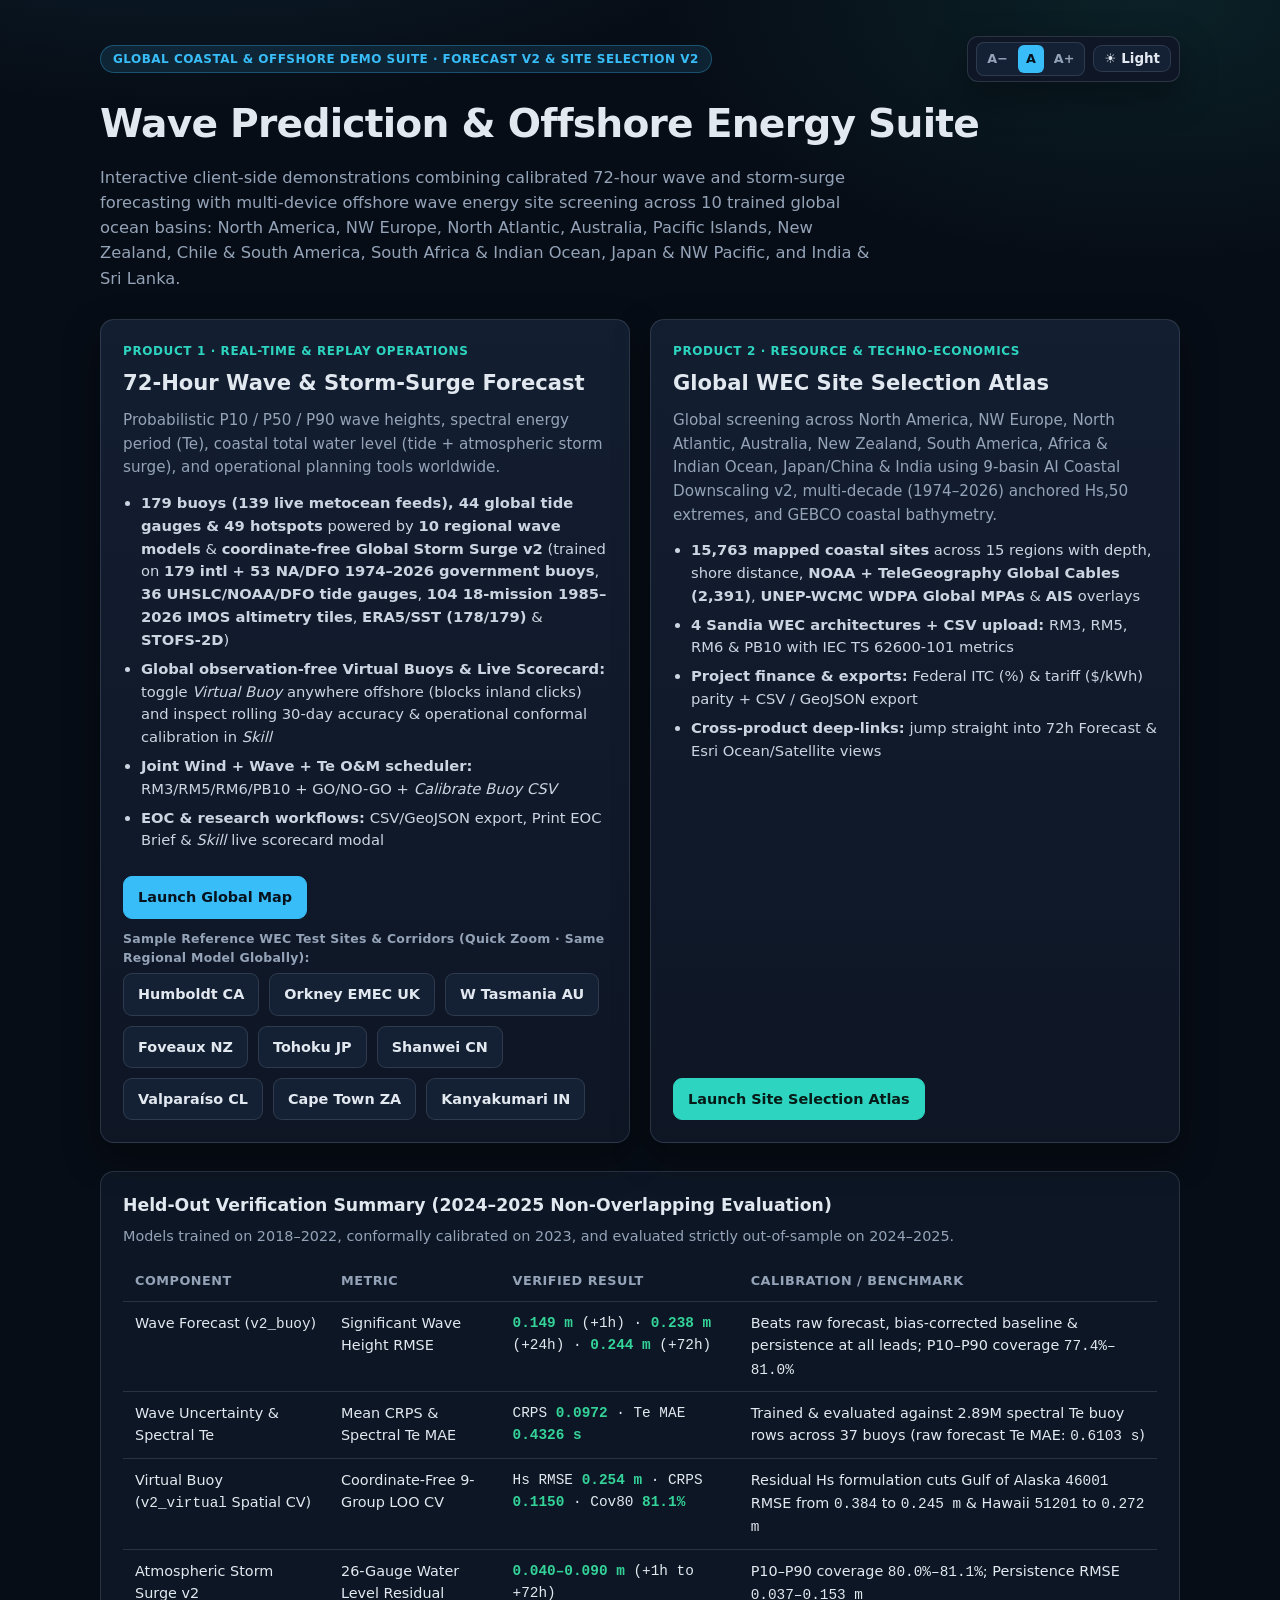
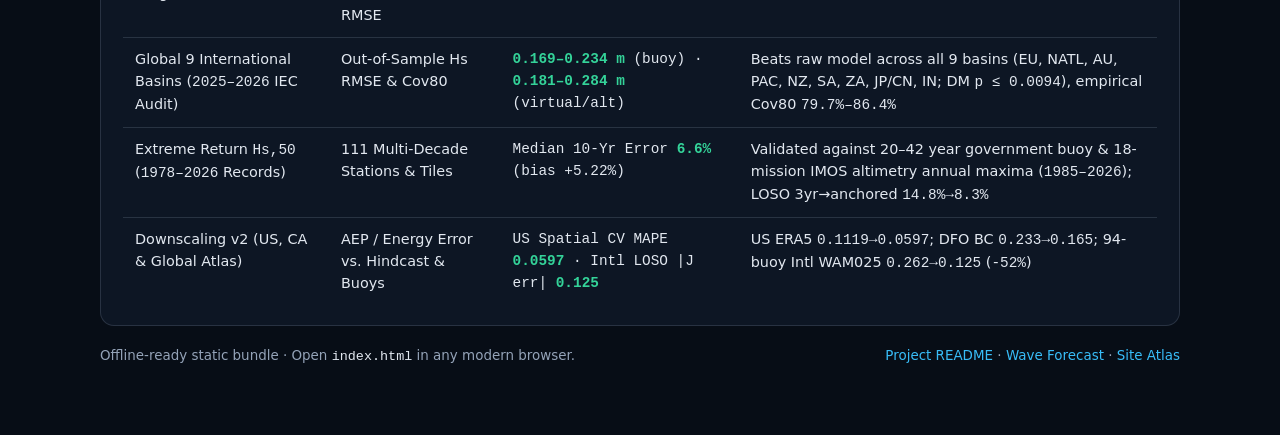
<file: index.html>
<!DOCTYPE html>
<html lang="en">
<head>
  <meta charset="UTF-8">
  <meta name="viewport" content="width=device-width, initial-scale=1.0">
  <title>Wave Prediction &amp; Offshore Energy Suite — North America</title>
  <style>
    :root {
      --bg: #070d16;
      --surface: #0f1726;
      --surface-2: #142033;
      --border: rgba(148, 163, 184, 0.2);
      --ink: #e2e8f0;
      --muted: #94a3b8;
      --accent: #38bdf8;
      --teal: #2dd4bf;
      --good: #34d399;
      --amber: #facc15;
      --card-bg: linear-gradient(180deg, rgba(20, 32, 51, 0.92), rgba(15, 23, 38, 0.96));
      --card-shadow: 0 14px 36px rgba(0, 0, 0, 0.35);
      --panel-bg: rgba(15, 23, 38, 0.92);
      --list-ink: #cbd5e1;
      --pri-ink: #06131f;
      --teal-ink: #061b18;
    }
    :root[data-theme="light"] {
      --bg: #f4f7fa;
      --surface: #ffffff;
      --surface-2: #edf2f7;
      --border: rgba(15, 23, 42, 0.14);
      --ink: #0f172a;
      --muted: #475569;
      --accent: #0284c7;
      --teal: #0d9488;
      --good: #059669;
      --card-bg: linear-gradient(180deg, #ffffff, #f8fafc);
      --card-shadow: 0 10px 28px rgba(15, 23, 42, 0.08);
      --panel-bg: #ffffff;
      --list-ink: #334155;
      --pri-ink: #ffffff;
      --teal-ink: #ffffff;
    }
    * { box-sizing: border-box; }
    html { font-size: 16px; }
    html[data-font="sm"] { font-size: 14px; }
    html[data-font="lg"] { font-size: 18px; }
    body {
      margin: 0;
      min-height: 100vh;
      font-family: system-ui, -apple-system, "Segoe UI", Roboto, sans-serif;
      background:
        radial-gradient(1100px 520px at 15% -10%, rgba(56, 189, 248, 0.14), transparent 60%),
        radial-gradient(900px 480px at 90% 0%, rgba(45, 212, 191, 0.10), transparent 55%),
        var(--bg);
      color: var(--ink);
      line-height: 1.55;
      padding: 36px 20px 56px;
    }
    .wrap { max-width: 1080px; margin: 0 auto; }
    .hero { margin-bottom: 28px; }
    .hero-top {
      display: flex;
      justify-content: space-between;
      align-items: center;
      gap: 12px;
      flex-wrap: wrap;
      margin-bottom: 12px;
    }
    .pref-bar {
      display: inline-flex;
      align-items: center;
      gap: 8px;
      padding: 5px 8px;
      border-radius: 11px;
      border: 1px solid var(--border);
      background: var(--surface);
      box-shadow: var(--card-shadow);
    }
    .font-grp {
      display: inline-flex;
      background: var(--surface-2);
      border: 1px solid var(--border);
      border-radius: 8px;
      padding: 2px;
      gap: 2px;
    }
    .fbtn {
      border: 0;
      background: none;
      color: var(--muted);
      padding: 4px 8px;
      border-radius: 6px;
      font: inherit;
      font-size: 0.8rem;
      font-weight: 700;
      cursor: pointer;
    }
    .fbtn:hover { color: var(--ink); }
    .fbtn.active { background: var(--accent); color: var(--pri-ink); }
    .badge {
      display: inline-block;
      font-size: 0.75rem;
      font-weight: 600;
      letter-spacing: 0.04em;
      text-transform: uppercase;
      color: var(--accent);
      background: rgba(56, 189, 248, 0.12);
      border: 1px solid rgba(56, 189, 248, 0.3);
      border-radius: 999px;
      padding: 4px 12px;
    }
    h1 {
      margin: 0 0 10px;
      font-size: clamp(1.7rem, 3.2vw, 2.45rem);
      font-weight: 700;
      letter-spacing: -0.02em;
    }
    .lead {
      margin: 0;
      max-width: 780px;
      color: var(--muted);
      font-size: 1.02rem;
    }
    .grid {
      display: grid;
      grid-template-columns: repeat(auto-fit, minmax(320px, 1fr));
      gap: 20px;
      margin: 26px 0 28px;
    }
    .card {
      background: var(--card-bg);
      border: 1px solid var(--border);
      border-radius: 14px;
      padding: 22px;
      display: flex;
      flex-direction: column;
      justify-content: space-between;
      box-shadow: var(--card-shadow);
    }
    .card-kicker {
      font-size: 12px;
      font-weight: 600;
      text-transform: uppercase;
      letter-spacing: 0.05em;
      color: var(--teal);
      margin-bottom: 6px;
    }
    .card h2 {
      margin: 0 0 10px;
      font-size: 1.32rem;
    }
    .card p {
      margin: 0 0 12px;
      color: var(--muted);
      font-size: 0.95rem;
    }
    .card ul {
      margin: 0 0 18px;
      padding-left: 18px;
      color: var(--list-ink);
      font-size: 0.92rem;
    }
    .card li + li { margin-top: 6px; }
    .actions {
      display: flex;
      flex-wrap: wrap;
      gap: 10px;
      margin-top: 6px;
    }
    .btn {
      display: inline-flex;
      align-items: center;
      gap: 6px;
      text-decoration: none;
      font-size: 0.9rem;
      font-weight: 600;
      padding: 9px 14px;
      border-radius: 9px;
      border: 1px solid var(--border);
      color: var(--ink);
      background: var(--surface-2);
      transition: border-color 0.15s ease, transform 0.15s ease;
    }
    .btn:hover { border-color: var(--accent); transform: translateY(-1px); }
    .btn.primary {
      background: var(--accent);
      color: var(--pri-ink);
      border-color: var(--accent);
    }
    .btn.teal {
      background: var(--teal);
      color: var(--teal-ink);
      border-color: var(--teal);
    }
    button.btn { cursor: pointer; font-family: inherit; }
    .panel {
      background: var(--panel-bg);
      border: 1px solid var(--border);
      border-radius: 14px;
      padding: 20px 22px;
    }
    .panel h3 {
      margin: 0 0 6px;
      font-size: 1.08rem;
    }
    .panel .sub {
      margin: 0 0 14px;
      color: var(--muted);
      font-size: 0.9rem;
    }
    .table-wrap { overflow-x: auto; }
    table {
      width: 100%;
      border-collapse: collapse;
      font-size: 0.9rem;
    }
    th, td {
      text-align: left;
      padding: 10px 12px;
      border-bottom: 1px solid var(--border);
      vertical-align: top;
    }
    th {
      color: var(--muted);
      font-size: 0.8rem;
      text-transform: uppercase;
      letter-spacing: 0.04em;
    }
    tr:last-child td { border-bottom: none; }
    .mono {
      font-family: ui-monospace, "SFMono-Regular", Menlo, Consolas, monospace;
      color: var(--ink);
    }
    .ok { color: var(--good); font-weight: 600; }
    footer {
      margin-top: 20px;
      color: var(--muted);
      font-size: 0.84rem;
      display: flex;
      flex-wrap: wrap;
      justify-content: space-between;
      gap: 10px;
    }
    footer a { color: var(--accent); text-decoration: none; }
    footer a:hover { text-decoration: underline; }
  </style>
</head>
<body>
  <main class="wrap">
    <header class="hero">
      <div class="hero-top">
        <div class="badge">Global Coastal &amp; Offshore Demo Suite · Forecast v2 &amp; Site Selection v2</div>
        <div class="pref-bar" id="prefBar" aria-label="Display preferences">
          <div class="font-grp" role="group" aria-label="Font size">
            <button class="fbtn" type="button" data-font="sm" title="Compact text">A−</button>
            <button class="fbtn active" type="button" data-font="md" title="Default text">A</button>
            <button class="fbtn" type="button" data-font="lg" title="Large text">A+</button>
          </div>
          <button class="btn" id="themeBtn" type="button" style="padding:5px 10px;font-size:0.84rem" title="Toggle light / dark mode">☀ Light</button>
        </div>
      </div>
      <h1>Wave Prediction &amp; Offshore Energy Suite</h1>
      <p class="lead">
        Interactive client-side demonstrations combining calibrated 72-hour wave and storm-surge forecasting
        with multi-device offshore wave energy site screening across 10 trained global ocean basins: North America, NW Europe, North Atlantic, Australia, Pacific Islands, New Zealand, Chile &amp; South America, South Africa &amp; Indian Ocean, Japan &amp; NW Pacific, and India &amp; Sri Lanka.
      </p>
    </header>

    <section class="grid">
      <article class="card">
        <div>
          <div class="card-kicker">Product 1 · Real-Time &amp; Replay Operations</div>
          <h2>72-Hour Wave &amp; Storm-Surge Forecast</h2>
          <p>
            Probabilistic P10 / P50 / P90 wave heights, spectral energy period (Te), coastal total water level
            (tide + atmospheric storm surge), and operational planning tools worldwide.
          </p>
          <ul>
            <li><strong>179 buoys (139 live metocean feeds), 44 global tide gauges &amp; 49 hotspots</strong> powered by <strong>10 regional wave models</strong> &amp; <strong>coordinate-free Global Storm Surge v2</strong> (trained on <strong>179 intl + 53 NA/DFO 1974–2026 government buoys</strong>, <strong>36 UHSLC/NOAA/DFO tide gauges</strong>, <strong>104 18-mission 1985–2026 IMOS altimetry tiles</strong>, <strong>ERA5/SST (178/179)</strong> &amp; <strong>STOFS-2D</strong>)</li>
            <li><strong>Global observation-free Virtual Buoys &amp; Live Scorecard:</strong> toggle <em>Virtual Buoy</em> anywhere offshore (blocks inland clicks) and inspect rolling 30-day accuracy &amp; operational conformal calibration in <em>Skill</em></li>
            <li><strong>Joint Wind + Wave + Te O&amp;M scheduler:</strong> RM3/RM5/RM6/PB10 + GO/NO-GO + <em>Calibrate Buoy CSV</em></li>
            <li><strong>EOC &amp; research workflows:</strong> CSV/GeoJSON export, Print EOC Brief &amp; <em>Skill</em> live scorecard modal</li>
          </ul>
        </div>
        <div class="actions">
          <a class="btn primary" href="ocean-wave-demo/index.html">Launch Global Map</a>
        </div>
        <div style="margin-top:10px;font-size:0.78rem;color:var(--muted);font-weight:600;letter-spacing:0.02em">Sample Reference WEC Test Sites &amp; Corridors (Quick Zoom · Same Regional Model Globally):</div>
        <div class="actions" style="margin-top:6px">
          <a class="btn" href="ocean-wave-demo/index.html#40.84,-124.27">Humboldt CA</a>
          <a class="btn" href="ocean-wave-demo/index.html#58.97,-3.40">Orkney EMEC UK</a>
          <a class="btn" href="ocean-wave-demo/index.html#-41.50,144.45">W Tasmania AU</a>
          <a class="btn" href="ocean-wave-demo/index.html#-46.50,167.80">Foveaux NZ</a>
          <a class="btn" href="ocean-wave-demo/index.html#39.25,142.20">Tohoku JP</a>
          <a class="btn" href="ocean-wave-demo/index.html#22.60,115.65">Shanwei CN</a>
          <a class="btn" href="ocean-wave-demo/index.html#-33.05,-71.95">Valparaíso CL</a>
          <a class="btn" href="ocean-wave-demo/index.html#-34.38,18.25">Cape Town ZA</a>
          <a class="btn" href="ocean-wave-demo/index.html#7.80,77.45">Kanyakumari IN</a>
        </div>
      </article>

      <article class="card">
        <div>
          <div class="card-kicker">Product 2 · Resource &amp; Techno-Economics</div>
          <h2>Global WEC Site Selection Atlas</h2>
          <p>
            Global screening across North America, NW Europe, North Atlantic, Australia, New Zealand, South America, Africa &amp; Indian Ocean, Japan/China &amp; India using 9-basin AI Coastal Downscaling v2,
            multi-decade (1974–2026) anchored Hs,50 extremes, and GEBCO coastal bathymetry.
          </p>
          <ul>
            <li><strong>15,763 mapped coastal sites</strong> across 15 regions with depth, shore distance, <strong>NOAA + TeleGeography Global Cables (2,391)</strong>, <strong>UNEP-WCMC WDPA Global MPAs</strong> &amp; <strong>AIS</strong> overlays</li>
            <li><strong>4 Sandia WEC architectures + CSV upload:</strong> RM3, RM5, RM6 &amp; PB10 with IEC TS 62600-101 metrics</li>
            <li><strong>Project finance &amp; exports:</strong> Federal ITC (%) &amp; tariff ($/kWh) parity + CSV / GeoJSON export</li>
            <li><strong>Cross-product deep-links:</strong> jump straight into 72h Forecast &amp; Esri Ocean/Satellite views</li>
          </ul>
        </div>
        <div class="actions">
          <a class="btn teal" href="site-selection/site_atlas.html">Launch Site Selection Atlas</a>
        </div>
      </article>
    </section>

    <section class="panel">
      <h3>Held-Out Verification Summary (2024–2025 Non-Overlapping Evaluation)</h3>
      <p class="sub">Models trained on 2018–2022, conformally calibrated on 2023, and evaluated strictly out-of-sample on 2024–2025.</p>
      <div class="table-wrap">
        <table>
          <thead>
            <tr>
              <th>Component</th>
              <th>Metric</th>
              <th>Verified Result</th>
              <th>Calibration / Benchmark</th>
            </tr>
          </thead>
          <tbody>
            <tr>
              <td>Wave Forecast (<span class="mono">v2_buoy</span>)</td>
              <td>Significant Wave Height RMSE</td>
              <td class="mono"><span class="ok">0.149 m</span> (+1h) · <span class="ok">0.238 m</span> (+24h) · <span class="ok">0.244 m</span> (+72h)</td>
              <td>Beats raw forecast, bias-corrected baseline &amp; persistence at all leads; P10–P90 coverage <span class="mono">77.4%–81.0%</span></td>
            </tr>
            <tr>
              <td>Wave Uncertainty &amp; Spectral Te</td>
              <td>Mean CRPS &amp; Spectral Te MAE</td>
              <td class="mono">CRPS <span class="ok">0.0972</span> · Te MAE <span class="ok">0.4326 s</span></td>
              <td>Trained &amp; evaluated against 2.89M spectral Te buoy rows across 37 buoys (raw forecast Te MAE: <span class="mono">0.6103 s</span>)</td>
            </tr>
            <tr>
              <td>Virtual Buoy (<span class="mono">v2_virtual</span> Spatial CV)</td>
              <td>Coordinate-Free 9-Group LOO CV</td>
              <td class="mono">Hs RMSE <span class="ok">0.254 m</span> · CRPS <span class="ok">0.1150</span> · Cov80 <span class="ok">81.1%</span></td>
              <td>Residual Hs formulation cuts Gulf of Alaska <span class="mono">46001</span> RMSE from <span class="mono">0.384</span> to <span class="mono">0.245 m</span> &amp; Hawaii <span class="mono">51201</span> to <span class="mono">0.272 m</span></td>
            </tr>
            <tr>
              <td>Atmospheric Storm Surge v2</td>
              <td>26-Gauge Water Level Residual RMSE</td>
              <td class="mono"><span class="ok">0.040–0.090 m</span> (+1h to +72h)</td>
              <td>P10–P90 coverage <span class="mono">80.0%–81.1%</span>; Persistence RMSE <span class="mono">0.037–0.153 m</span></td>
            </tr>
            <tr>
              <td>Global 9 International Basins (<span class="mono">2025–2026</span> IEC Audit)</td>
              <td>Out-of-Sample Hs RMSE &amp; Cov80</td>
              <td class="mono"><span class="ok">0.169–0.234 m</span> (buoy) · <span class="ok">0.181–0.284 m</span> (virtual/alt)</td>
              <td>Beats raw model across all 9 basins (EU, NATL, AU, PAC, NZ, SA, ZA, JP/CN, IN; DM <span class="mono">p &le; 0.0094</span>), empirical Cov80 <span class="mono">79.7%–86.4%</span></td>
            </tr>
            <tr>
              <td>Extreme Return <span class="mono">Hs,50</span> (<span class="mono">1978–2026</span> Records)</td>
              <td>111 Multi-Decade Stations &amp; Tiles</td>
              <td class="mono">Median 10-Yr Error <span class="ok">6.6%</span> (bias <span class="mono">+5.22%</span>)</td>
              <td>Validated against 20–42 year government buoy &amp; 18-mission IMOS altimetry annual maxima (<span class="mono">1985–2026</span>); LOSO 3yr→anchored <span class="mono">14.8%→8.3%</span></td>
            </tr>
            <tr>
              <td>Downscaling v2 (US, CA &amp; Global Atlas)</td>
              <td>AEP / Energy Error vs. Hindcast &amp; Buoys</td>
              <td class="mono">US Spatial CV MAPE <span class="ok">0.0597</span> · Intl LOSO |J err| <span class="ok">0.125</span></td>
              <td>US ERA5 <span class="mono">0.1119→0.0597</span>; DFO BC <span class="mono">0.233→0.165</span>; 94-buoy Intl WAM025 <span class="mono">0.262→0.125</span> (<span class="mono">-52%</span>)</td>
            </tr>
          </tbody>
        </table>
      </div>
    </section>

    <footer>
      <span>Offline-ready static bundle · Open <span class="mono">index.html</span> in any modern browser.</span>
      <span><a href="README.md">Project README</a> · <a href="ocean-wave-demo/index.html">Wave Forecast</a> · <a href="site-selection/site_atlas.html">Site Atlas</a></span>
    </footer>
  </main>
  <script>
    (function () {
      const btn = document.getElementById('themeBtn');
      function apply(t) {
        document.documentElement.dataset.theme = t;
        try { localStorage.setItem('wave_theme', t); } catch (_) {}
        if (btn) btn.textContent = t === 'light' ? '☾ Dark' : '☀ Light';
      }
      function applyFont(sz) {
        const v = (sz === 'sm' || sz === 'lg') ? sz : 'md';
        document.documentElement.dataset.font = v;
        try { localStorage.setItem('wave_font', v); } catch (_) {}
        document.querySelectorAll('.fbtn[data-font]').forEach(b => b.classList.toggle('active', b.dataset.font === v));
      }
      let saved = 'dark', savedFont = 'md';
      try {
        if (localStorage.getItem('wave_theme') === 'light') saved = 'light';
        savedFont = localStorage.getItem('wave_font') || 'md';
      } catch (_) {}
      apply(saved);
      applyFont(savedFont);
      if (btn) btn.onclick = () => apply(document.documentElement.dataset.theme === 'light' ? 'dark' : 'light');
      document.querySelectorAll('.fbtn[data-font]').forEach(b => { b.onclick = () => applyFont(b.dataset.font); });
    })();
  </script>
</body>
</html>
</file>
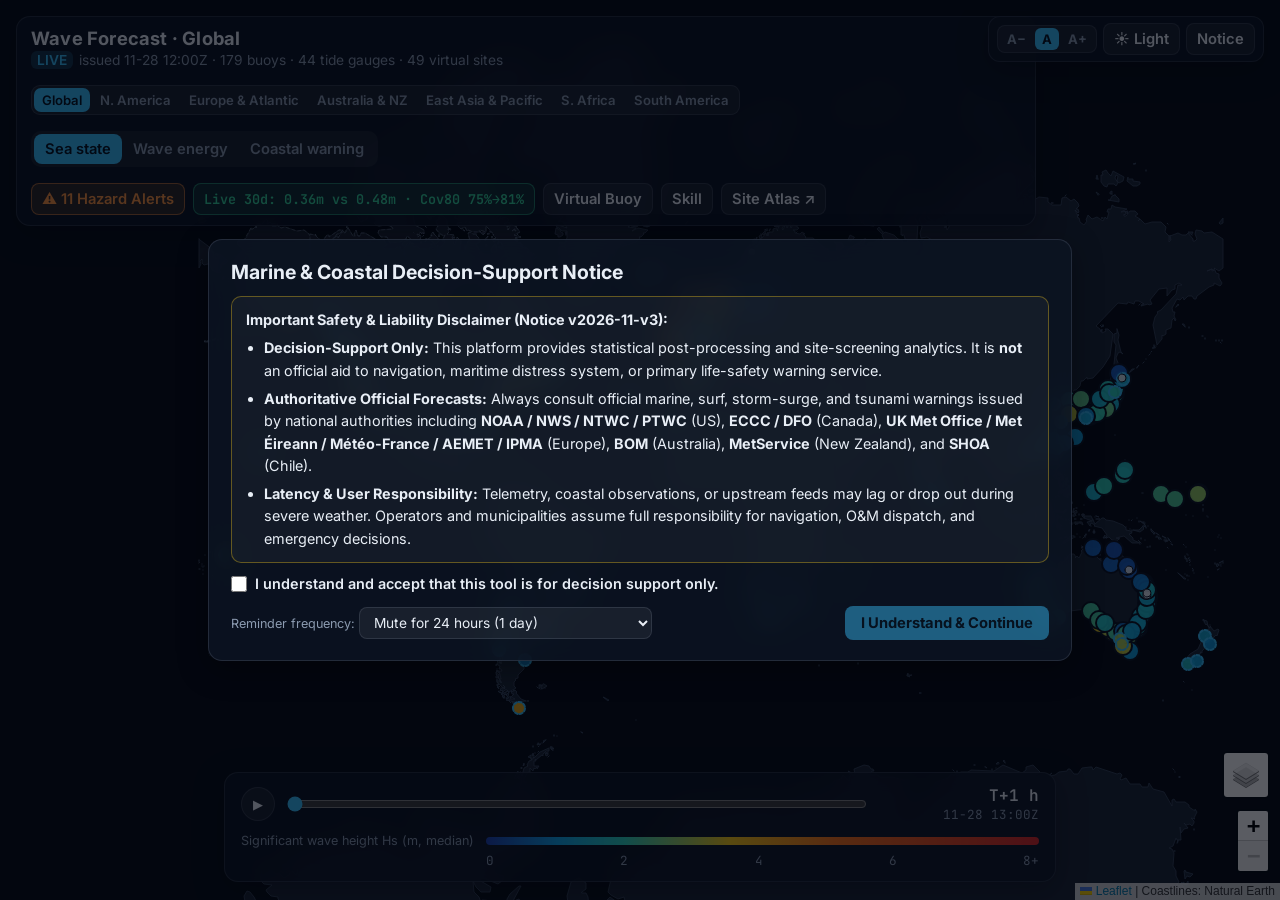
<file: ocean-wave-demo/index.html>
<!DOCTYPE html>
<html lang="en">
<head>
<meta charset="UTF-8">
<meta name="viewport" content="width=device-width, initial-scale=1.0">
<title>Wave Forecast · Global</title>
<link rel="stylesheet" href="lib/leaflet.css">
<link href="https://fonts.googleapis.com/css2?family=Inter:wght@400;500;600;700&family=JetBrains+Mono:wght@400;600&display=swap" rel="stylesheet">
<link rel="stylesheet" href="styles.css">
</head>
<body>
<div id="map"></div>

<header class="panel top-panel">
  <div class="brand">
    <div class="title">Wave Forecast · Global</div>
    <div class="subtitle" id="issued">Loading forecast…</div>
  </div>
  <div class="rbar" id="regionBar" role="group" aria-label="Jump to region">
    <button class="rbtn active" data-region="global">Global</button>
    <button class="rbtn" data-region="na">N. America</button>
    <button class="rbtn" data-region="eu">Europe &amp; Atlantic</button>
    <button class="rbtn" data-region="au">Australia &amp; NZ</button>
    <button class="rbtn" data-region="pac">East Asia &amp; Pacific</button>
    <button class="rbtn" data-region="za">S. Africa</button>
    <button class="rbtn" data-region="cl">South America</button>
  </div>
  <nav class="modes" role="tablist">
    <button class="mode active" data-mode="sea">Sea state</button>
    <button class="mode" data-mode="energy">Wave energy</button>
    <button class="mode" data-mode="warn">Coastal warning</button>
  </nav>
  <div class="top-actions">
    <button class="vbtn alert-pill" id="alertBadge" hidden title="Show active NWS &amp; ECCC coastal hazard alerts"></button>
    <button class="vbtn live-pill" id="livePill" hidden title="Rolling 30-day live operational verification &amp; conformal calibration"></button>
    <button class="vbtn" id="virtualBtn" title="Click anywhere on the ocean for a Virtual Buoy 72h forecast">Virtual Buoy</button>
    <button class="vbtn" id="skillBtn" title="Model verification &amp; benchmark skill scores">Skill</button>
    <a class="nav-link" href="../site-selection/site_atlas.html">Site Atlas ↗</a>
  </div>
</header>

<div class="panel pref-bar" id="prefBar" aria-label="Display preferences">
  <div class="font-grp" role="group" aria-label="Font size">
    <button class="fbtn" data-font="sm" title="Compact text">A−</button>
    <button class="fbtn active" data-font="md" title="Default text">A</button>
    <button class="fbtn" data-font="lg" title="Large text">A+</button>
  </div>
  <button class="vbtn" id="themeBtn" title="Toggle light / dark mode">☀ Light</button>
  <button class="vbtn" id="legalBtn" title="Decision-support notice &amp; mute settings">Notice</button>
</div>

<section class="panel time-panel">
  <div class="time-row">
    <button id="play" class="icon-btn" aria-label="Play">▶</button>
    <input type="range" id="hour" min="1" max="72" value="1" step="1">
    <div class="time-label"><span id="lead">T+1 h</span><span id="valid"></span></div>
  </div>
  <div class="legend"><span id="legend-title"></span><div id="legend-bar"></div><div id="legend-ticks"></div></div>
</section>

<aside class="panel drawer" id="drawer" hidden>
  <button class="close" id="close" aria-label="Close">×</button>
  <div id="detail"></div>
</aside>

<div class="modal-ovl" id="skillModal" hidden role="dialog" aria-modal="true" aria-labelledby="skillTitle">
  <div class="modal-card">
    <button class="close" id="skillClose" aria-label="Close">×</button>
    <h2 id="skillTitle">Forecast v2 &amp; Storm Surge Verification</h2>
    <p class="note">Held-out verification (North America 2024–2025; NW Europe &amp; Australia spatial LOSO + 2025–2026) plus rolling 30-day live operational scorecard. Decision-support intelligence only; always verify life-safety actions against official NWS/NTWC/ECCC/Met Éireann/BOM warnings.</p>
    <div id="skillBody"></div>
    <div class="exp-row" style="margin-top:14px">
      <button class="exp-btn" id="skillDlJson" type="button">Download Benchmark JSON</button>
    </div>
  </div>
</div>

<div class="modal-ovl" id="legalModal" hidden role="dialog" aria-modal="true" aria-labelledby="legalTitle">
  <div class="modal-card">
    <h2 id="legalTitle">Marine &amp; Coastal Decision-Support Notice</h2>
    <div class="legal-box">
      <p><strong>Important Safety &amp; Liability Disclaimer (Notice v2026-11-v3):</strong></p>
      <ul>
        <li><strong>Decision-Support Only:</strong> This platform provides statistical post-processing and site-screening analytics. It is <strong>not</strong> an official aid to navigation, maritime distress system, or primary life-safety warning service.</li>
        <li><strong>Authoritative Official Forecasts:</strong> Always consult official marine, surf, storm-surge, and tsunami warnings issued by national authorities including <strong>NOAA / NWS / NTWC / PTWC</strong> (US), <strong>ECCC / DFO</strong> (Canada), <strong>UK Met Office / Met Éireann / Météo-France / AEMET / IPMA</strong> (Europe), <strong>BOM</strong> (Australia), <strong>MetService</strong> (New Zealand), and <strong>SHOA</strong> (Chile).</li>
        <li><strong>Latency &amp; User Responsibility:</strong> Telemetry, coastal observations, or upstream feeds may lag or drop out during severe weather. Operators and municipalities assume full responsibility for navigation, O&amp;M dispatch, and emergency decisions.</li>
      </ul>
    </div>
    <label class="legal-ack"><input type="checkbox" id="legalChk"> I understand and accept that this tool is for decision support only.</label>
    <div class="legal-row">
      <label class="note" style="margin:0">Reminder frequency:
        <select id="legalMute">
          <option value="0">Remind on next visit (this session only)</option>
          <option value="6">Mute for 6 hours</option>
          <option value="24" selected>Mute for 24 hours (1 day)</option>
          <option value="168">Mute for 7 days (maximum)</option>
        </select>
      </label>
      <button class="legal-accept" id="legalAccept" type="button" disabled>I Understand &amp; Continue</button>
    </div>
  </div>
</div>

<script src="lib/leaflet.js"></script>
<script src="basemap_data.js"></script>
<script src="replay_data.js"></script>
<script src="forecast_data.js" onerror="void 0"></script>
<script src="app.js"></script>
</body>
</html>
</file>
<file: ocean-wave-demo/lib/leaflet.css>
/* required styles */

.leaflet-pane,
.leaflet-tile,
.leaflet-marker-icon,
.leaflet-marker-shadow,
.leaflet-tile-container,
.leaflet-pane > svg,
.leaflet-pane > canvas,
.leaflet-zoom-box,
.leaflet-image-layer,
.leaflet-layer {
	position: absolute;
	left: 0;
	top: 0;
	}
.leaflet-container {
	overflow: hidden;
	}
.leaflet-tile,
.leaflet-marker-icon,
.leaflet-marker-shadow {
	-webkit-user-select: none;
	   -moz-user-select: none;
	        user-select: none;
	  -webkit-user-drag: none;
	}
/* Prevents IE11 from highlighting tiles in blue */
.leaflet-tile::selection {
	background: transparent;
}
/* Safari renders non-retina tile on retina better with this, but Chrome is worse */
.leaflet-safari .leaflet-tile {
	image-rendering: -webkit-optimize-contrast;
	}
/* hack that prevents hw layers "stretching" when loading new tiles */
.leaflet-safari .leaflet-tile-container {
	width: 1600px;
	height: 1600px;
	-webkit-transform-origin: 0 0;
	}
.leaflet-marker-icon,
.leaflet-marker-shadow {
	display: block;
	}
/* .leaflet-container svg: reset svg max-width decleration shipped in Joomla! (joomla.org) 3.x */
/* .leaflet-container img: map is broken in FF if you have max-width: 100% on tiles */
.leaflet-container .leaflet-overlay-pane svg {
	max-width: none !important;
	max-height: none !important;
	}
.leaflet-container .leaflet-marker-pane img,
.leaflet-container .leaflet-shadow-pane img,
.leaflet-container .leaflet-tile-pane img,
.leaflet-container img.leaflet-image-layer,
.leaflet-container .leaflet-tile {
	max-width: none !important;
	max-height: none !important;
	width: auto;
	padding: 0;
	}

.leaflet-container img.leaflet-tile {
	/* See: https://bugs.chromium.org/p/chromium/issues/detail?id=600120 */
	mix-blend-mode: plus-lighter;
}

.leaflet-container.leaflet-touch-zoom {
	-ms-touch-action: pan-x pan-y;
	touch-action: pan-x pan-y;
	}
.leaflet-container.leaflet-touch-drag {
	-ms-touch-action: pinch-zoom;
	/* Fallback for FF which doesn't support pinch-zoom */
	touch-action: none;
	touch-action: pinch-zoom;
}
.leaflet-container.leaflet-touch-drag.leaflet-touch-zoom {
	-ms-touch-action: none;
	touch-action: none;
}
.leaflet-container {
	-webkit-tap-highlight-color: transparent;
}
.leaflet-container a {
	-webkit-tap-highlight-color: rgba(51, 181, 229, 0.4);
}
.leaflet-tile {
	filter: inherit;
	visibility: hidden;
	}
.leaflet-tile-loaded {
	visibility: inherit;
	}
.leaflet-zoom-box {
	width: 0;
	height: 0;
	-moz-box-sizing: border-box;
	     box-sizing: border-box;
	z-index: 800;
	}
/* workaround for https://bugzilla.mozilla.org/show_bug.cgi?id=888319 */
.leaflet-overlay-pane svg {
	-moz-user-select: none;
	}

.leaflet-pane         { z-index: 400; }

.leaflet-tile-pane    { z-index: 200; }
.leaflet-overlay-pane { z-index: 400; }
.leaflet-shadow-pane  { z-index: 500; }
.leaflet-marker-pane  { z-index: 600; }
.leaflet-tooltip-pane   { z-index: 650; }
.leaflet-popup-pane   { z-index: 700; }

.leaflet-map-pane canvas { z-index: 100; }
.leaflet-map-pane svg    { z-index: 200; }

.leaflet-vml-shape {
	width: 1px;
	height: 1px;
	}
.lvml {
	behavior: url(#default#VML);
	display: inline-block;
	position: absolute;
	}


/* control positioning */

.leaflet-control {
	position: relative;
	z-index: 800;
	pointer-events: visiblePainted; /* IE 9-10 doesn't have auto */
	pointer-events: auto;
	}
.leaflet-top,
.leaflet-bottom {
	position: absolute;
	z-index: 1000;
	pointer-events: none;
	}
.leaflet-top {
	top: 0;
	}
.leaflet-right {
	right: 0;
	}
.leaflet-bottom {
	bottom: 0;
	}
.leaflet-left {
	left: 0;
	}
.leaflet-control {
	float: left;
	clear: both;
	}
.leaflet-right .leaflet-control {
	float: right;
	}
.leaflet-top .leaflet-control {
	margin-top: 10px;
	}
.leaflet-bottom .leaflet-control {
	margin-bottom: 10px;
	}
.leaflet-left .leaflet-control {
	margin-left: 10px;
	}
.leaflet-right .leaflet-control {
	margin-right: 10px;
	}


/* zoom and fade animations */

.leaflet-fade-anim .leaflet-popup {
	opacity: 0;
	-webkit-transition: opacity 0.2s linear;
	   -moz-transition: opacity 0.2s linear;
	        transition: opacity 0.2s linear;
	}
.leaflet-fade-anim .leaflet-map-pane .leaflet-popup {
	opacity: 1;
	}
.leaflet-zoom-animated {
	-webkit-transform-origin: 0 0;
	    -ms-transform-origin: 0 0;
	        transform-origin: 0 0;
	}
svg.leaflet-zoom-animated {
	will-change: transform;
}

.leaflet-zoom-anim .leaflet-zoom-animated {
	-webkit-transition: -webkit-transform 0.25s cubic-bezier(0,0,0.25,1);
	   -moz-transition:    -moz-transform 0.25s cubic-bezier(0,0,0.25,1);
	        transition:         transform 0.25s cubic-bezier(0,0,0.25,1);
	}
.leaflet-zoom-anim .leaflet-tile,
.leaflet-pan-anim .leaflet-tile {
	-webkit-transition: none;
	   -moz-transition: none;
	        transition: none;
	}

.leaflet-zoom-anim .leaflet-zoom-hide {
	visibility: hidden;
	}


/* cursors */

.leaflet-interactive {
	cursor: pointer;
	}
.leaflet-grab {
	cursor: -webkit-grab;
	cursor:    -moz-grab;
	cursor:         grab;
	}
.leaflet-crosshair,
.leaflet-crosshair .leaflet-interactive {
	cursor: crosshair;
	}
.leaflet-popup-pane,
.leaflet-control {
	cursor: auto;
	}
.leaflet-dragging .leaflet-grab,
.leaflet-dragging .leaflet-grab .leaflet-interactive,
.leaflet-dragging .leaflet-marker-draggable {
	cursor: move;
	cursor: -webkit-grabbing;
	cursor:    -moz-grabbing;
	cursor:         grabbing;
	}

/* marker & overlays interactivity */
.leaflet-marker-icon,
.leaflet-marker-shadow,
.leaflet-image-layer,
.leaflet-pane > svg path,
.leaflet-tile-container {
	pointer-events: none;
	}

.leaflet-marker-icon.leaflet-interactive,
.leaflet-image-layer.leaflet-interactive,
.leaflet-pane > svg path.leaflet-interactive,
svg.leaflet-image-layer.leaflet-interactive path {
	pointer-events: visiblePainted; /* IE 9-10 doesn't have auto */
	pointer-events: auto;
	}

/* visual tweaks */

.leaflet-container {
	background: #ddd;
	outline-offset: 1px;
	}
.leaflet-container a {
	color: #0078A8;
	}
.leaflet-zoom-box {
	border: 2px dotted #38f;
	background: rgba(255,255,255,0.5);
	}


/* general typography */
.leaflet-container {
	font-family: "Helvetica Neue", Arial, Helvetica, sans-serif;
	font-size: 12px;
	font-size: 0.75rem;
	line-height: 1.5;
	}


/* general toolbar styles */

.leaflet-bar {
	box-shadow: 0 1px 5px rgba(0,0,0,0.65);
	border-radius: 4px;
	}
.leaflet-bar a {
	background-color: #fff;
	border-bottom: 1px solid #ccc;
	width: 26px;
	height: 26px;
	line-height: 26px;
	display: block;
	text-align: center;
	text-decoration: none;
	color: black;
	}
.leaflet-bar a,
.leaflet-control-layers-toggle {
	background-position: 50% 50%;
	background-repeat: no-repeat;
	display: block;
	}
.leaflet-bar a:hover,
.leaflet-bar a:focus {
	background-color: #f4f4f4;
	}
.leaflet-bar a:first-child {
	border-top-left-radius: 4px;
	border-top-right-radius: 4px;
	}
.leaflet-bar a:last-child {
	border-bottom-left-radius: 4px;
	border-bottom-right-radius: 4px;
	border-bottom: none;
	}
.leaflet-bar a.leaflet-disabled {
	cursor: default;
	background-color: #f4f4f4;
	color: #bbb;
	}

.leaflet-touch .leaflet-bar a {
	width: 30px;
	height: 30px;
	line-height: 30px;
	}
.leaflet-touch .leaflet-bar a:first-child {
	border-top-left-radius: 2px;
	border-top-right-radius: 2px;
	}
.leaflet-touch .leaflet-bar a:last-child {
	border-bottom-left-radius: 2px;
	border-bottom-right-radius: 2px;
	}

/* zoom control */

.leaflet-control-zoom-in,
.leaflet-control-zoom-out {
	font: bold 18px 'Lucida Console', Monaco, monospace;
	text-indent: 1px;
	}

.leaflet-touch .leaflet-control-zoom-in, .leaflet-touch .leaflet-control-zoom-out  {
	font-size: 22px;
	}


/* layers control */

.leaflet-control-layers {
	box-shadow: 0 1px 5px rgba(0,0,0,0.4);
	background: #fff;
	border-radius: 5px;
	}
.leaflet-control-layers-toggle {
	background-image: url(images/layers.png);
	width: 36px;
	height: 36px;
	}
.leaflet-retina .leaflet-control-layers-toggle {
	background-image: url(images/layers-2x.png);
	background-size: 26px 26px;
	}
.leaflet-touch .leaflet-control-layers-toggle {
	width: 44px;
	height: 44px;
	}
.leaflet-control-layers .leaflet-control-layers-list,
.leaflet-control-layers-expanded .leaflet-control-layers-toggle {
	display: none;
	}
.leaflet-control-layers-expanded .leaflet-control-layers-list {
	display: block;
	position: relative;
	}
.leaflet-control-layers-expanded {
	padding: 6px 10px 6px 6px;
	color: #333;
	background: #fff;
	}
.leaflet-control-layers-scrollbar {
	overflow-y: scroll;
	overflow-x: hidden;
	padding-right: 5px;
	}
.leaflet-control-layers-selector {
	margin-top: 2px;
	position: relative;
	top: 1px;
	}
.leaflet-control-layers label {
	display: block;
	font-size: 13px;
	font-size: 1.08333em;
	}
.leaflet-control-layers-separator {
	height: 0;
	border-top: 1px solid #ddd;
	margin: 5px -10px 5px -6px;
	}

/* Default icon URLs */
.leaflet-default-icon-path { /* used only in path-guessing heuristic, see L.Icon.Default */
	background-image: url(images/marker-icon.png);
	}


/* attribution and scale controls */

.leaflet-container .leaflet-control-attribution {
	background: #fff;
	background: rgba(255, 255, 255, 0.8);
	margin: 0;
	}
.leaflet-control-attribution,
.leaflet-control-scale-line {
	padding: 0 5px;
	color: #333;
	line-height: 1.4;
	}
.leaflet-control-attribution a {
	text-decoration: none;
	}
.leaflet-control-attribution a:hover,
.leaflet-control-attribution a:focus {
	text-decoration: underline;
	}
.leaflet-attribution-flag {
	display: inline !important;
	vertical-align: baseline !important;
	width: 1em;
	height: 0.6669em;
	}
.leaflet-left .leaflet-control-scale {
	margin-left: 5px;
	}
.leaflet-bottom .leaflet-control-scale {
	margin-bottom: 5px;
	}
.leaflet-control-scale-line {
	border: 2px solid #777;
	border-top: none;
	line-height: 1.1;
	padding: 2px 5px 1px;
	white-space: nowrap;
	-moz-box-sizing: border-box;
	     box-sizing: border-box;
	background: rgba(255, 255, 255, 0.8);
	text-shadow: 1px 1px #fff;
	}
.leaflet-control-scale-line:not(:first-child) {
	border-top: 2px solid #777;
	border-bottom: none;
	margin-top: -2px;
	}
.leaflet-control-scale-line:not(:first-child):not(:last-child) {
	border-bottom: 2px solid #777;
	}

.leaflet-touch .leaflet-control-attribution,
.leaflet-touch .leaflet-control-layers,
.leaflet-touch .leaflet-bar {
	box-shadow: none;
	}
.leaflet-touch .leaflet-control-layers,
.leaflet-touch .leaflet-bar {
	border: 2px solid rgba(0,0,0,0.2);
	background-clip: padding-box;
	}


/* popup */

.leaflet-popup {
	position: absolute;
	text-align: center;
	margin-bottom: 20px;
	}
.leaflet-popup-content-wrapper {
	padding: 1px;
	text-align: left;
	border-radius: 12px;
	}
.leaflet-popup-content {
	margin: 13px 24px 13px 20px;
	line-height: 1.3;
	font-size: 13px;
	font-size: 1.08333em;
	min-height: 1px;
	}
.leaflet-popup-content p {
	margin: 17px 0;
	margin: 1.3em 0;
	}
.leaflet-popup-tip-container {
	width: 40px;
	height: 20px;
	position: absolute;
	left: 50%;
	margin-top: -1px;
	margin-left: -20px;
	overflow: hidden;
	pointer-events: none;
	}
.leaflet-popup-tip {
	width: 17px;
	height: 17px;
	padding: 1px;

	margin: -10px auto 0;
	pointer-events: auto;

	-webkit-transform: rotate(45deg);
	   -moz-transform: rotate(45deg);
	    -ms-transform: rotate(45deg);
	        transform: rotate(45deg);
	}
.leaflet-popup-content-wrapper,
.leaflet-popup-tip {
	background: white;
	color: #333;
	box-shadow: 0 3px 14px rgba(0,0,0,0.4);
	}
.leaflet-container a.leaflet-popup-close-button {
	position: absolute;
	top: 0;
	right: 0;
	border: none;
	text-align: center;
	width: 24px;
	height: 24px;
	font: 16px/24px Tahoma, Verdana, sans-serif;
	color: #757575;
	text-decoration: none;
	background: transparent;
	}
.leaflet-container a.leaflet-popup-close-button:hover,
.leaflet-container a.leaflet-popup-close-button:focus {
	color: #585858;
	}
.leaflet-popup-scrolled {
	overflow: auto;
	}

.leaflet-oldie .leaflet-popup-content-wrapper {
	-ms-zoom: 1;
	}
.leaflet-oldie .leaflet-popup-tip {
	width: 24px;
	margin: 0 auto;

	-ms-filter: "progid:DXImageTransform.Microsoft.Matrix(M11=0.70710678, M12=0.70710678, M21=-0.70710678, M22=0.70710678)";
	filter: progid:DXImageTransform.Microsoft.Matrix(M11=0.70710678, M12=0.70710678, M21=-0.70710678, M22=0.70710678);
	}

.leaflet-oldie .leaflet-control-zoom,
.leaflet-oldie .leaflet-control-layers,
.leaflet-oldie .leaflet-popup-content-wrapper,
.leaflet-oldie .leaflet-popup-tip {
	border: 1px solid #999;
	}


/* div icon */

.leaflet-div-icon {
	background: #fff;
	border: 1px solid #666;
	}


/* Tooltip */
/* Base styles for the element that has a tooltip */
.leaflet-tooltip {
	position: absolute;
	padding: 6px;
	background-color: #fff;
	border: 1px solid #fff;
	border-radius: 3px;
	color: #222;
	white-space: nowrap;
	-webkit-user-select: none;
	-moz-user-select: none;
	-ms-user-select: none;
	user-select: none;
	pointer-events: none;
	box-shadow: 0 1px 3px rgba(0,0,0,0.4);
	}
.leaflet-tooltip.leaflet-interactive {
	cursor: pointer;
	pointer-events: auto;
	}
.leaflet-tooltip-top:before,
.leaflet-tooltip-bottom:before,
.leaflet-tooltip-left:before,
.leaflet-tooltip-right:before {
	position: absolute;
	pointer-events: none;
	border: 6px solid transparent;
	background: transparent;
	content: "";
	}

/* Directions */

.leaflet-tooltip-bottom {
	margin-top: 6px;
}
.leaflet-tooltip-top {
	margin-top: -6px;
}
.leaflet-tooltip-bottom:before,
.leaflet-tooltip-top:before {
	left: 50%;
	margin-left: -6px;
	}
.leaflet-tooltip-top:before {
	bottom: 0;
	margin-bottom: -12px;
	border-top-color: #fff;
	}
.leaflet-tooltip-bottom:before {
	top: 0;
	margin-top: -12px;
	margin-left: -6px;
	border-bottom-color: #fff;
	}
.leaflet-tooltip-left {
	margin-left: -6px;
}
.leaflet-tooltip-right {
	margin-left: 6px;
}
.leaflet-tooltip-left:before,
.leaflet-tooltip-right:before {
	top: 50%;
	margin-top: -6px;
	}
.leaflet-tooltip-left:before {
	right: 0;
	margin-right: -12px;
	border-left-color: #fff;
	}
.leaflet-tooltip-right:before {
	left: 0;
	margin-left: -12px;
	border-right-color: #fff;
	}

/* Printing */

@media print {
	/* Prevent printers from removing background-images of controls. */
	.leaflet-control {
		-webkit-print-color-adjust: exact;
		print-color-adjust: exact;
		}
	}
</file>
<file: ocean-wave-demo/styles.css>
:root {
  --bg: #060b14; --map-bg: #050a12; --panel: rgba(12, 20, 34, 0.86); --line: rgba(148, 163, 184, 0.18);
  --text: #e8eef6; --muted: #8b9ab0; --accent: #38bdf8; --accent-2: #f59e0b;
  --ctrl-bg: rgba(255, 255, 255, 0.06); --card-bg: rgba(255, 255, 255, 0.04); --grid-line: rgba(148, 163, 184, 0.12);
  --opt-bg: #0c1422; --shadow: 0 8px 30px rgba(0,0,0,.35);
  --ok: #34d399; --l1: #facc15; --l2: #fb923c; --l3: #ef4444;
}
:root[data-theme="light"] {
  --bg: #eef4f8; --map-bg: #dceaf4; --panel: rgba(255, 255, 255, 0.92); --line: rgba(15, 23, 42, 0.14);
  --text: #0f172a; --muted: #475569; --accent: #0284c7; --accent-2: #d97706;
  --ctrl-bg: rgba(15, 23, 42, 0.05); --card-bg: rgba(15, 23, 42, 0.035); --grid-line: rgba(15, 23, 42, 0.12);
  --opt-bg: #ffffff; --shadow: 0 8px 28px rgba(15, 23, 42, 0.14);
}
* { box-sizing: border-box; margin: 0; padding: 0; }
[hidden] { display: none !important; }
html { font-size: 14px; }
html[data-font="sm"] { font-size: 12.5px; }
html[data-font="lg"] { font-size: 16.5px; }
html, body { height: 100%; background: var(--bg); color: var(--text); font-family: Inter, system-ui, sans-serif; font-size: 1rem; }
#map { position: fixed; inset: 0; background: var(--map-bg); }
.panel { position: fixed; z-index: 1000; background: var(--panel); border: 1px solid var(--line); border-radius: 14px;
  backdrop-filter: blur(10px); -webkit-backdrop-filter: blur(10px); box-shadow: var(--shadow); }
.top-panel { top: 16px; left: 16px; display: flex; gap: 16px; align-items: center; padding: 10px 14px; flex-wrap: wrap; max-width: calc(100vw - 260px); }
.title { font-weight: 700; font-size: 1.15rem; letter-spacing: .2px; }
.subtitle { color: var(--muted); font-size: 0.86rem; margin-top: 2px; }
.subtitle .tag { display: inline-block; padding: 1px 6px; border-radius: 6px; background: rgba(245,158,11,.18); color: var(--accent-2); font-weight: 600; margin-right: 6px; }
.modes { display: flex; background: var(--ctrl-bg); border-radius: 10px; padding: 3px; }
.mode { border: 0; background: none; color: var(--muted); padding: 6px 11px; border-radius: 8px; font: inherit; font-size: 0.92rem; font-weight: 600; cursor: pointer; }
.mode.active { background: var(--accent); color: #04121f; }
:root[data-theme="light"] .mode.active { color: #ffffff; }
.rbar { display: flex; background: var(--ctrl-bg); border: 1px solid var(--line); border-radius: 9px; padding: 2px; gap: 2px; flex-wrap: wrap; }
.rbtn { border: 0; background: none; color: var(--muted); padding: 4px 8px; border-radius: 7px; font: inherit; font-size: 0.82rem; font-weight: 600; cursor: pointer; white-space: nowrap; }
.rbtn:hover { color: var(--text); }
.rbtn.active { background: var(--accent); color: #04121f; }
:root[data-theme="light"] .rbtn.active { color: #ffffff; }
.top-actions { display: flex; align-items: center; gap: 8px; flex-wrap: wrap; }
.vbtn, .nav-link { border: 1px solid var(--line); background: var(--ctrl-bg); color: var(--text); padding: 6px 10px; border-radius: 8px; font: inherit; font-size: 0.92rem; font-weight: 600; cursor: pointer; text-decoration: none; white-space: nowrap; }
.vbtn:hover, .nav-link:hover { border-color: var(--accent); color: var(--accent); }
.vbtn.active { background: rgba(56,189,248,.18); border-color: var(--accent); color: var(--accent); }
.pref-bar { top: 16px; right: 16px; z-index: 1100; display: flex; align-items: center; gap: 6px; padding: 6px 8px; border-radius: 12px; }
.font-grp { display: flex; background: var(--ctrl-bg); border: 1px solid var(--line); border-radius: 8px; padding: 2px; gap: 2px; }
.fbtn { border: 0; background: none; color: var(--muted); padding: 4px 7px; border-radius: 6px; font: inherit; font-size: 0.82rem; font-weight: 700; cursor: pointer; line-height: 1.1; }
.fbtn:hover { color: var(--text); }
.fbtn.active { background: var(--accent); color: #04121f; }
:root[data-theme="light"] .fbtn.active { color: #ffffff; }
body.virtual-mode #map { cursor: crosshair; }
.time-panel { left: 50%; transform: translateX(-50%); bottom: 18px; width: min(52rem, calc(100vw - 32px)); padding: 12px 16px; }
.time-row { display: flex; align-items: center; gap: 12px; }
.icon-btn { width: 34px; height: 34px; border-radius: 50%; border: 1px solid var(--line); background: var(--ctrl-bg); color: var(--text); cursor: pointer; flex: none; }
input[type=range] { flex: 1; accent-color: var(--accent); }
.time-label { display: flex; flex-direction: column; align-items: flex-end; min-width: 10rem; font-family: 'JetBrains Mono', monospace; }
.time-label #lead { font-weight: 600; } .time-label #valid { color: var(--muted); font-size: 0.79rem; }
.legend { display: grid; grid-template-columns: auto 1fr; gap: 4px 12px; align-items: center; margin-top: 10px; font-size: 0.79rem; color: var(--muted); }
#legend-bar { height: 8px; border-radius: 4px; }
#legend-ticks { grid-column: 2; display: flex; justify-content: space-between; font-family: 'JetBrains Mono', monospace; }
.drawer { top: 68px; right: 16px; bottom: 16px; width: min(33rem, calc(100vw - 32px)); padding: 18px 18px 22px; overflow-y: auto; }
.close { position: absolute; top: 10px; right: 12px; background: none; border: 0; color: var(--muted); font-size: 1.7rem; cursor: pointer; line-height: 1; }
.close:hover { color: var(--text); }
.d-head h2 { font-size: 1.22rem; margin-right: 28px; } .d-head .meta { color: var(--muted); font-size: 0.86rem; margin-top: 4px; }
.chips { display: flex; gap: 6px; margin-top: 8px; flex-wrap: wrap; }
.chip { font-size: 0.79rem; padding: 2px 8px; border-radius: 999px; border: 1px solid var(--line); color: var(--muted); }
.status { margin-top: 12px; padding: 10px 12px; border-radius: 10px; font-weight: 600; display: flex; gap: 10px; align-items: center; font-size: 0.96rem; }
.status .dot { width: 10px; height: 10px; border-radius: 50%; flex: none; }
.status small { display: block; font-weight: 400; color: var(--muted); margin-top: 2px; font-size: 0.84rem; }
.section { margin-top: 18px; } .section h3 { font-size: 0.86rem; text-transform: uppercase; letter-spacing: .08em; color: var(--muted); margin-bottom: 8px; }
.chart svg { width: 100%; height: auto; display: block; }
.chart .axis text { fill: var(--muted); font-size: 0.72rem; font-family: 'JetBrains Mono', monospace; }
.chart .grid line { stroke: var(--grid-line); }
.chart-legend { display: flex; gap: 12px; flex-wrap: wrap; font-size: 0.79rem; color: var(--muted); margin-top: 6px; }
.chart-legend i { display: inline-block; width: 14px; height: 3px; vertical-align: middle; margin-right: 4px; border-radius: 2px; }
.window { display: grid; grid-template-columns: 1fr 1fr; gap: 8px; }
.window label { font-size: 0.79rem; color: var(--muted); display: flex; flex-direction: column; gap: 4px; }
.window label.span2 { grid-column: 1 / -1; }
.window input, .window select { background: var(--ctrl-bg); border: 1px solid var(--line); border-radius: 8px; color: var(--text); padding: 6px 8px; font: inherit; font-size: 0.92rem; font-family: 'JetBrains Mono', monospace; }
.window select { font-family: Inter, system-ui, sans-serif; }
.window select option { background: var(--opt-bg); color: var(--text); }
.win-box { margin-top: 10px; padding: 8px 10px; border-radius: 9px; font-size: 0.86rem; display: flex; justify-content: space-between; align-items: center; gap: 8px; border: 1px solid var(--line); background: var(--card-bg); }
.win-box b { font-family: 'JetBrains Mono', monospace; }
.stats { display: grid; grid-template-columns: repeat(2, 1fr); gap: 8px; margin-top: 10px; }
.stat { background: var(--card-bg); border: 1px solid var(--line); border-radius: 10px; padding: 9px 10px; }
.stat .k { font-size: 0.79rem; color: var(--muted); } .stat .v { font-size: 1.28rem; font-weight: 700; margin-top: 2px; font-family: 'JetBrains Mono', monospace; }
.stat .v small { font-size: 0.79rem; color: var(--muted); font-weight: 400; }
.note { font-size: 0.79rem; color: var(--muted); margin-top: 10px; line-height: 1.5; }
.leaflet-tooltip.stn-tip { background: var(--panel); color: var(--text); border: 1px solid var(--line); border-radius: 8px; font-family: Inter, sans-serif; }
.leaflet-tooltip.stn-tip::before { display: none; }
@media (min-width: 900px) { body.drawer-open .top-panel { max-width: calc(100vw - 36rem); }
  body.drawer-open .time-panel { left: calc((100vw - 35rem) / 2); width: min(52rem, calc(100vw - 38rem)); } }
@media (max-width: 640px) {
  .top-panel { top: 62px; max-width: calc(100vw - 32px); gap: 10px; } .modes { width: 100%; } .mode { flex: 1; padding: 7px 4px; }
  .pref-bar { top: 10px; right: 10px; }
  .drawer { top: auto; height: 62vh; bottom: 0; right: 0; left: 0; width: 100%; border-radius: 14px 14px 0 0; }
  .time-label { min-width: 7rem; }
}
.alert-pill { border-color: rgba(251, 146, 60, 0.55); color: #fb923c; background: rgba(251, 146, 60, 0.14); }
.alert-pill:hover { border-color: #ef4444; color: #ef4444; }
.live-pill { border-color: rgba(52, 211, 153, 0.48); color: #34d399; background: rgba(52, 211, 153, 0.12); font-size: 0.84rem; font-family: 'JetBrains Mono', monospace; }
.live-pill:hover { border-color: #38bdf8; color: #38bdf8; }
:root[data-theme="light"] .live-pill { color: #047857; border-color: rgba(4, 120, 87, 0.42); background: rgba(16, 185, 129, 0.12); }
.exp-row { display: flex; flex-wrap: wrap; gap: 6px; margin-top: 10px; }
.exp-btn { border: 1px solid var(--line); background: var(--ctrl-bg); color: var(--text); padding: 5px 10px; border-radius: 7px; font: inherit; font-size: 0.86rem; font-weight: 600; cursor: pointer; }
.exp-btn:hover { border-color: var(--accent); color: var(--accent); }
.go-pill { display: inline-block; padding: 1px 7px; border-radius: 999px; font-size: 0.79rem; font-weight: 700; margin-left: 6px; }
.modal-ovl { position: fixed; inset: 0; z-index: 2500; background: rgba(2, 6, 15, 0.65); display: flex; align-items: center; justify-content: center; padding: 18px; }
.modal-card { position: relative; width: min(54rem, 100%); max-height: 86vh; overflow-y: auto; background: var(--panel); border: 1px solid var(--line); border-radius: 14px; padding: 20px 22px; box-shadow: var(--shadow); backdrop-filter: blur(12px); }
.modal-card h2 { font-size: 1.22rem; padding-right: 28px; }
.modal-tbl { width: 100%; border-collapse: collapse; margin-top: 10px; font-size: 0.86rem; }
.modal-tbl th, .modal-tbl td { text-align: right; padding: 6px 8px; border-bottom: 1px solid var(--line); font-family: 'JetBrains Mono', monospace; }
.modal-tbl th:first-child, .modal-tbl td:first-child { text-align: left; font-family: Inter, system-ui, sans-serif; font-weight: 600; }
.modal-tbl th { color: var(--muted); font-size: 0.79rem; font-family: Inter, system-ui, sans-serif; }
.legal-box { margin-top: 12px; padding: 12px 14px; border-radius: 10px; border: 1px solid rgba(250, 204, 21, 0.35); background: var(--card-bg); font-size: 0.9rem; line-height: 1.55; }
.legal-box ul { padding-left: 18px; margin-top: 6px; display: flex; flex-direction: column; gap: 6px; }
.legal-ack { display: flex; align-items: center; gap: 8px; margin-top: 12px; font-size: 0.9rem; font-weight: 600; cursor: pointer; }
.legal-ack input { accent-color: var(--accent); width: 16px; height: 16px; }
.legal-row { display: flex; flex-wrap: wrap; align-items: center; justify-content: space-between; gap: 10px; margin-top: 14px; }
.legal-row select { background: var(--ctrl-bg); border: 1px solid var(--line); border-radius: 8px; color: var(--text); padding: 6px 10px; font: inherit; font-size: 0.86rem; }
.legal-row select option { background: var(--opt-bg); color: var(--text); }
.legal-accept { background: var(--accent); color: #04121f; border: 0; border-radius: 8px; padding: 8px 16px; font: inherit; font-size: 0.92rem; font-weight: 700; cursor: pointer; }
:root[data-theme="light"] .legal-accept { color: #ffffff; }
.legal-accept:disabled { opacity: 0.45; cursor: not-allowed; }
@media print {
  #map, .top-panel, .pref-bar, .time-panel, .close, .exp-row, .leaflet-control-container, .modal-ovl { display: none !important; }
  .drawer { position: static !important; width: 100% !important; height: auto !important; overflow: visible !important; border: 0 !important; box-shadow: none !important; background: #fff !important; color: #000 !important; }
  .drawer * { color: #111 !important; }
}
</file>
